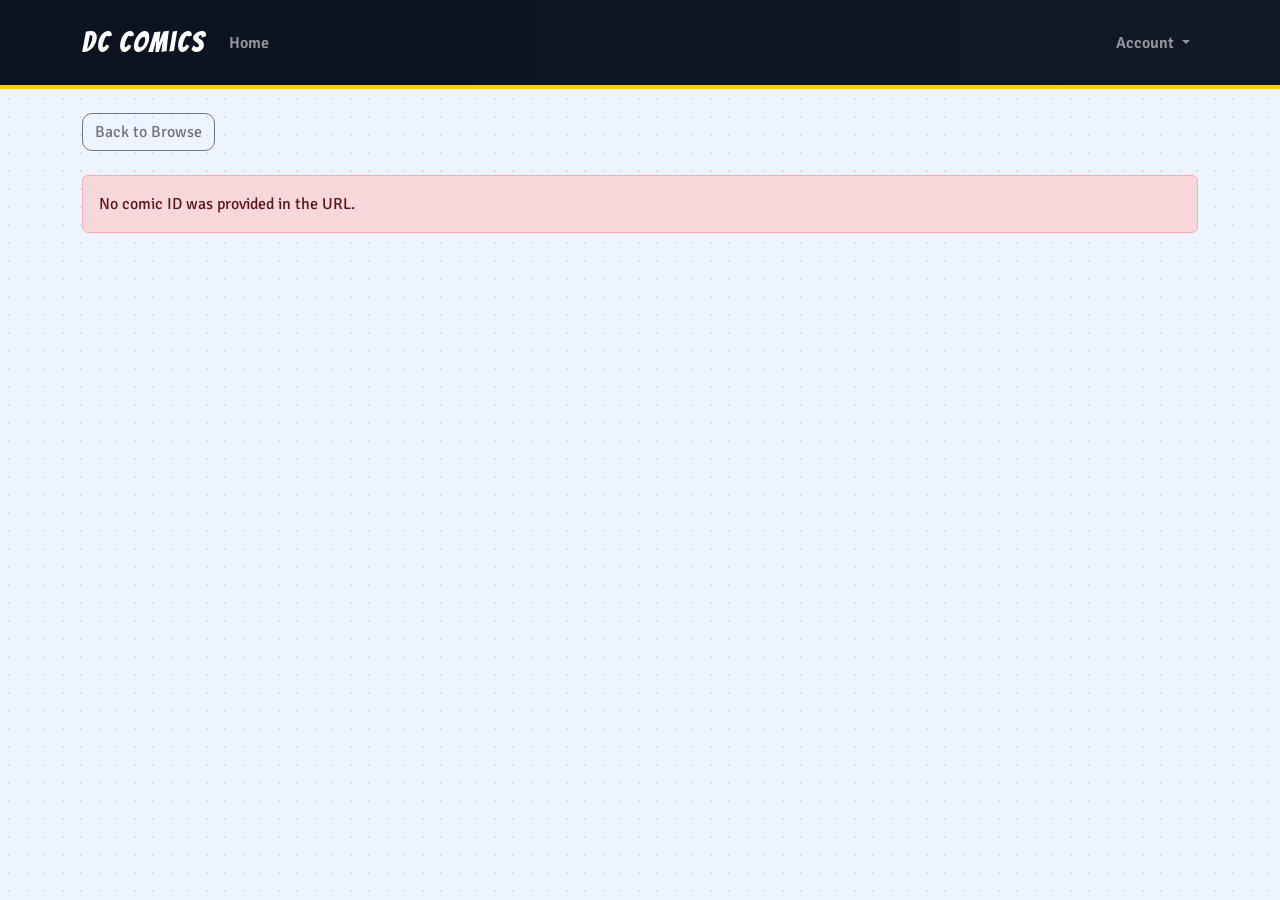
<file: src/Project498.Mvc/wwwroot/comic-detail.html>
<!DOCTYPE html>
<html lang="en">
<head>
    <meta charset="UTF-8" />
    <meta name="viewpoint" content="width=device-width, initial-scale=1" />
    <title>Comic Details</title>

    <link href="https://cdn.jsdelivr.net/npm/bootstrap@5.3.3/dist/css/bootstrap.min.css" rel="stylesheet">

    <link href="https://fonts.googleapis.com/css2?family=Bangers&family=Signika:wght@400;500;600;700&family=Merriweather:wght@400;700&display=swap" rel="stylesheet">

    <link rel="stylesheet" href="css/styles.css">
</head>
<body>
<nav class="navbar navbar-expand-lg navbar-dark bg-dark">
    <div class="container">
        <a class="navbar-brand" href="index.html">DC Comics</a>

        <button class="navbar-toggler" type="button" data-bs-toggle="collapse" data-bs-target="#mainNavbar">
            <span class="navbar-toggler-icon"></span>
        </button>

        <div class="collapse navbar-collapse" id="mainNavbar">
            <ul class="navbar-nav me-auto">
                <li class="nav-item">
                    <a class="nav-link" href="index.html">Home</a>
                </li>
            </ul>

            <ul class="navbar-nav">
                <li class="nav-item dropdown">
                    <a class="nav-link dropdown-toggle" href="#" role="button" data-bs-toggle="dropdown">
                        Account
                    </a>
                    <ul class="dropdown-menu dropdown-menu-end">
                        <li><a class="dropdown-item" href="checkout.html">My Checkouts</a></li>
                        <li><a class="dropdown-item" href="userInfo.html">User Info</a></li>
                        <li><a class="dropdown-item" href="login.html">Login</a></li>
                        <li><a class="dropdown-item" href="#" onclick="logout(); return false;">Logout</a></li>
                    </ul>
                </li>
            </ul>
        </div>
    </div>
</nav>

<div class="container py-4">
    <a href="index.html" class="btn btn-outline-secondary mb-4">Back to Browse</a>

    <div id="loadingState" class="alert alert-info">Loading comic details...</div>
    <div id="errorState" class="alert alert-danger d-none"></div>

    <div id="comicDetail" class="d-none">
        <div class="card shadow-sm">
            <div class="card-body">
                <h1 id="comicTitle" class="card-title mb-3"></h1>

                <div class="row">
                    <div class="col-md-6">
                        <p><strong>Issue:</strong> <span id="comicIssue"></span></p>
                        <p><strong>Publisher:</strong> <span id="comicPublisher"></span></p>
                        <p><strong>Year:</strong> <span id="comicYear"></span></p>
                    </div>
                    <div class="col-md-6">
                        <p><strong>Status:</strong> <span id="comicStatus"></span></p>
                        <p><strong>Checked Out By:</strong> <span id="comicCheckedOutBy"></span></p>
                    </div>
                </div>

                <hr />

                <h4>Characters</h4>
                <p id="comicCharacters"></p>

                <h4>Description</h4>
                <p id="comicDescription" class="text-muted">
                    No description is available yet for this comic.
                </p>

                <div class="mt-4">
                    <button id="checkoutButton" class="btn btn-primary">Checkout This Comic</button>
                    <div id="checkoutMessage" class="mt-3"></div>
                </div>
            </div>
        </div>
    </div>
</div>

<script src="js/marvelApi.js"></script>
<script src="js/comic-detail.js"></script>
<script src="js/auth.js"></script>
<script src="https://cdn.jsdelivr.net/npm/bootstrap@5.3.3/dist/js/bootstrap.bundle.min.js"></script>
</body>
</html>
</file>
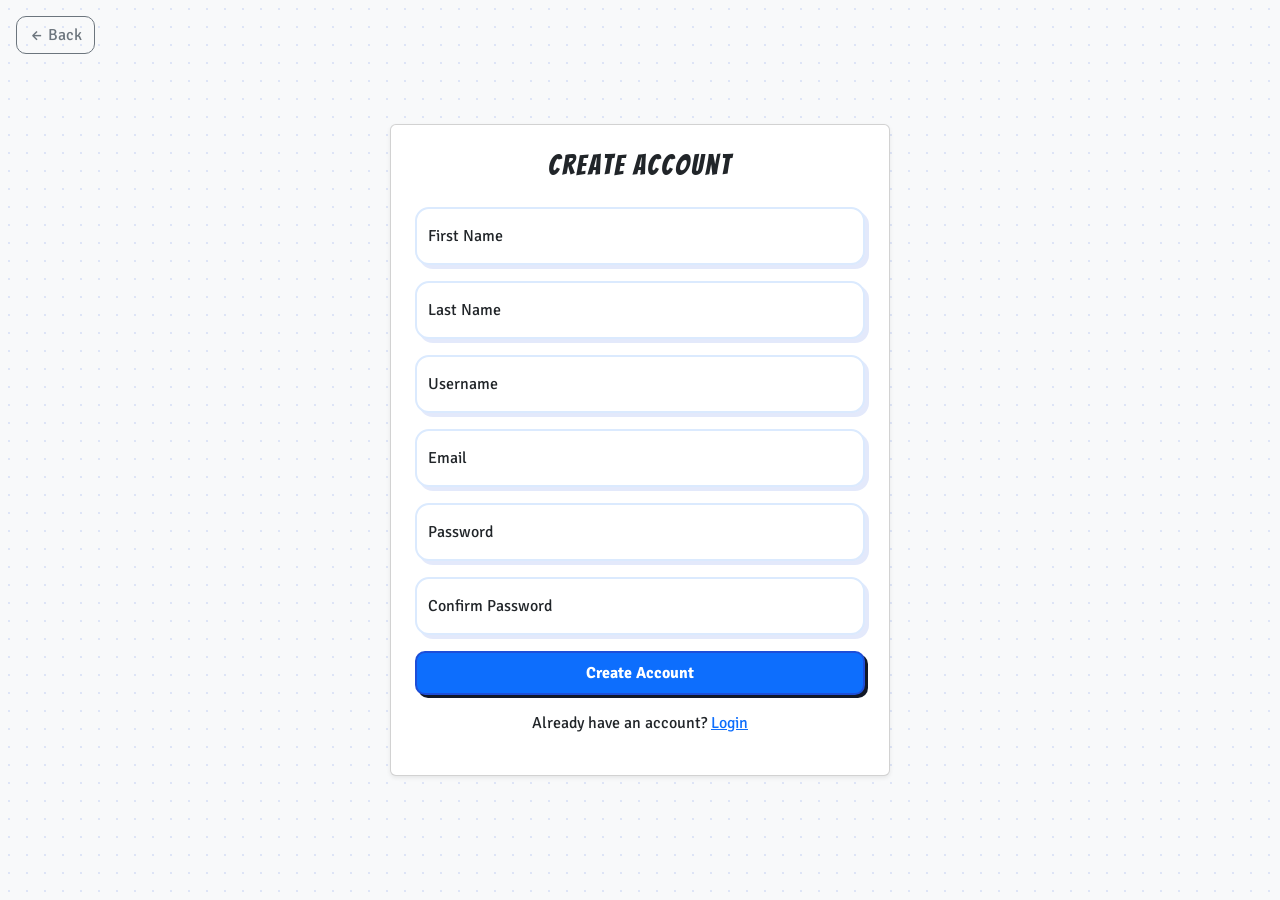
<file: src/Project498.Mvc/wwwroot/createAccount.html>
<!DOCTYPE html>
<html lang="en">
<head>
    <meta charset="UTF-8" />
    <meta name="viewport" content="width=device-width, initial-scale=1" />
    <title>DC Comics</title>

    <!--Bootstrap CSS -->
    <link href="https://cdn.jsdelivr.net/npm/bootstrap@5.3.3/dist/css/bootstrap.min.css" rel="stylesheet">

    <link href="https://fonts.googleapis.com/css2?family=Bangers&family=Signika:wght@400;500;600;700&family=Merriweather:wght@400;700&display=swap" rel="stylesheet">

    <!-- CSS -->
    <link rel="stylesheet" href="css/styles.css">
</head>
<body class="d-flex align-items-center justify-content-center vh-100 bg-body-tertiary">
<button class="btn btn-outline-secondary position-absolute top-0 start-0 m-3"
        onclick="window.history.back()">
    ← Back
</button>
<main class="container">
    <div class="card p-4 shadow-sm" style="max-width: 500px; margin: auto;">
        <form id="createAccountForm">
            <h1 class="h3 mb-4 fw-normal text-center">Create Account</h1>

            <div class="form-floating mb-3">
                <input type="text" class="form-control" id="firstName" placeholder="First Name" required>
                <label for="firstName">First Name</label>
            </div>

            <div class="form-floating mb-3">
                <input type="text" class="form-control" id="lastName" placeholder="Last Name" required>
                <label for="lastName">Last Name</label>
            </div>

            <div class="form-floating mb-3">
                <input type="text" class="form-control" id="username" placeholder="Username" required>
                <label for="username">Username</label>
            </div>

            <div class="form-floating mb-3">
                <input type="email" class="form-control" id="email" placeholder="Email" required>
                <label for="email">Email</label>
            </div>

            <div class="form-floating mb-3">
                <input type="password" class="form-control" id="password" placeholder="Password" required>
                <label for="password">Password</label>
            </div>

            <div class="form-floating mb-3">
                <input type="password" class="form-control" id="confirmPassword" placeholder="Confirm Password" required>
                <label for="confirmPassword">Confirm Password</label>
            </div>
            <div id="passwordError" class="text-danger mt-2"></div>

            <button class="btn btn-primary w-100 py-2" type="submit">
                Create Account
            </button>
        </form>

        <p class="mt-3 text-center">
            Already have an account?
            <a href="login.html">Login</a>
        </p>
    </div>
</main>

<script src="js/createAccount.js"></script>
<script src="https://cdn.jsdelivr.net/npm/bootstrap@5.3.3/dist/js/bootstrap.bundle.min.js"></script>

</body>
</html>
</file>
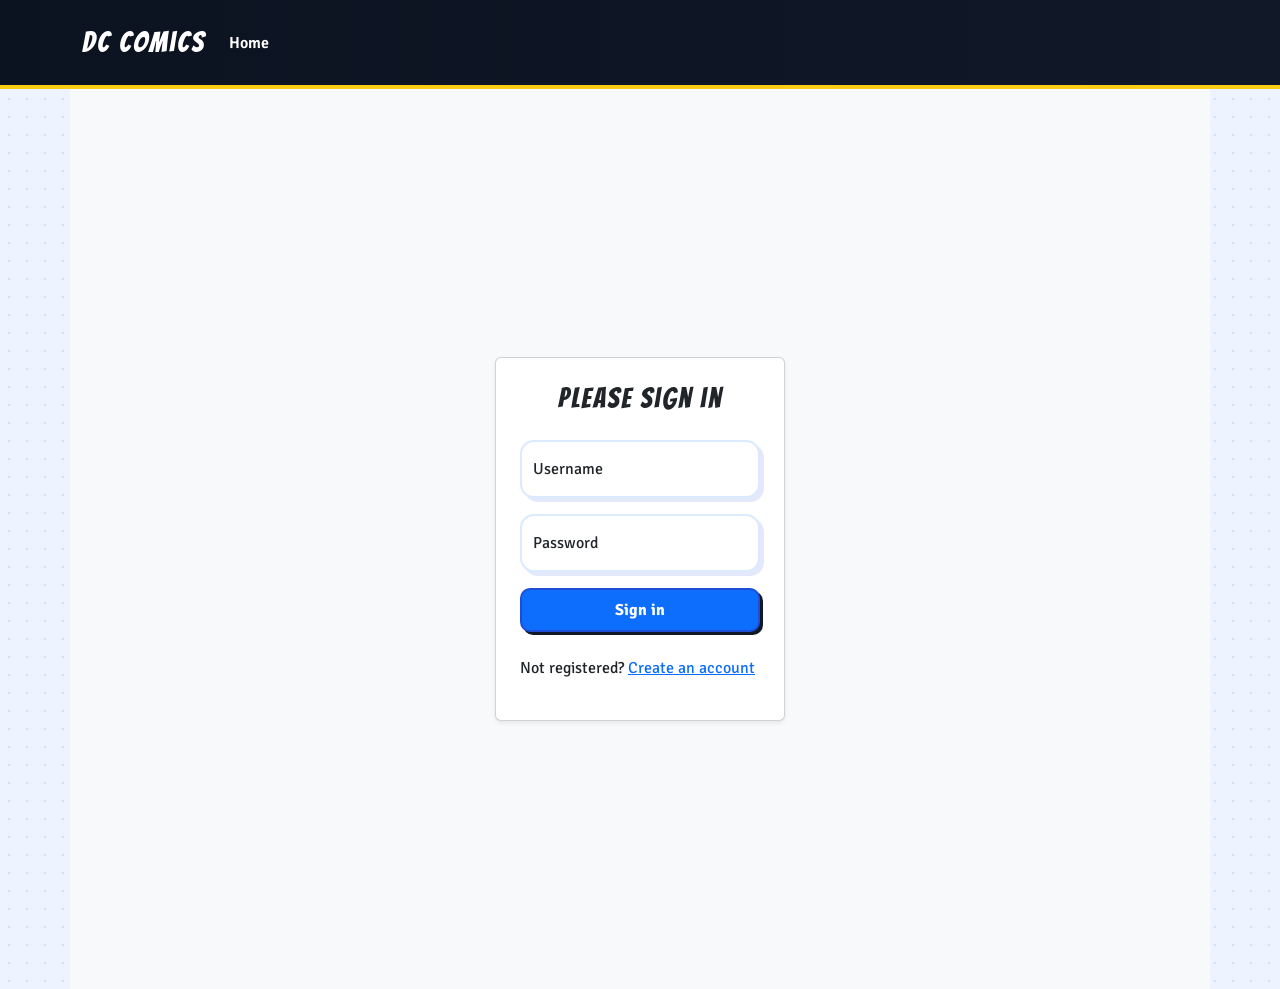
<file: src/Project498.Mvc/wwwroot/login.html>
<!DOCTYPE html>
<html lang="en">
<head>
    <meta charset="UTF-8" />
    <meta name="viewport" content="width=device-width, initial-scale=1" />
    <title>DC Comics</title>

    <!--Bootstrap CSS -->
    <link href="https://cdn.jsdelivr.net/npm/bootstrap@5.3.3/dist/css/bootstrap.min.css" rel="stylesheet">


    <link href="https://fonts.googleapis.com/css2?family=Bangers&family=Signika:wght@400;500;600;700&family=Merriweather:wght@400;700&display=swap" rel="stylesheet">

    <!-- CSS -->
    <link rel="stylesheet" href="css/styles.css">
</head>
<body>

<!-- Bootstrap navbar -->
<nav class="navbar navbar-expand-lg navbar-dark bg-dark">
    <div class="container">
        <a class="navbar-brand" href="index.html">DC Comics</a>

        <button class="navbar-toggler" type="button" data-bs-toggle="collapse" data-bs-target="#mainNavbar">
            <span class="navbar-toggler-icon"></span>
        </button>

        <div class="collapse navbar-collapse" id="mainNavbar">
            <ul class="navbar-nav me-auto">
                <li class="nav-item">
                    <a class="nav-link active" href="index.html">Home</a>
                </li>
            </ul>
        </div>
    </div>
</nav>
<main class="container d-flex align-items-center justify-content-center vh-100 bg-body-tertiary">
    <div class="card p-4 shadow-sm" style="max-width: 400px; margin: auto;">
        <form id="loginForm">
            <h1 class="h3 mb-4 fw-normal text-center">Please sign in</h1>

            <div class="form-floating mb-3">
                <input type="text" class="form-control" id="floatingInput" name="username" placeholder="Username" required/>
                <label for="floatingInput">Username</label>
            </div>

            <div class="form-floating mb-3">
                <input type="password" class="form-control" id="floatingPassword" name="password" placeholder="Password" required/>
                <label for="floatingPassword">Password</label>
            </div>

            <div class="mt-3">
                <button class="btn btn-primary w-100 py-2" type="submit">
                    Sign in
                </button>
                <div id="errorMessage" class="text-danger mt-2 text-center"></div>
            </div>
        </form>
        <p class="mt-3">
            Not registered?
            <a href="createAccount.html">Create an
                account</a>
        </p>
    </div>
</main>
<script src="js/login.js"></script>
<script src="https://cdn.jsdelivr.net/npm/bootstrap@5.3.3/dist/js/bootstrap.bundle.min.js"></script>
</body>

</html>
</file>
<file: src/Project498.Mvc/wwwroot/css/styles.css>
@import url('https://fonts.googleapis.com/css2?family=Bangers&family=Signika:wght@400;500;600;700&family=Merriweather:wght@400;700&display=swap');

:root {
    --dc-navy: #0f172a;
    --dc-blue: #1d4ed8;
    --dc-bright-blue: #2563eb;
    --dc-yellow: #facc15;
    --dc-red: #ef4444;
    --panel-white: #ffffff;
}

body {
    font-family: 'Signika', sans-serif;
    background-color: #eef4ff;

    background-image: radial-gradient(rgba(29, 78, 216, 0.12) 1px, transparent 1px);
    background-size: 18px 18px;
}

body,
input,
button,
select,
textarea,
.form-control,
.nav-link,
.dropdown-item,
.lead,
.text-muted,
.btn {
    font-family: 'Signika', sans-serif !important;
}


/*big comic titles*/
h1,
h2,
.navbar-brand,
.comic-title,
.card-title{
    font-family: 'Bangers', cursive !important;
    letter-spacing: 2px;
}

.navbar {
    padding: 1rem 0;
    background: linear-gradient(90deg, #0b1220, #111827) !important;
    border-bottom: 4px solid var(--dc-yellow);
}

.navbar-brand {
    font-size: 1.8rem;
}

.nav-link, .dropdown-item {
    font-weight: 600;
}

.hero-section {
    background:
            radial-gradient(circle at top right, rgba(250,204,21,0.22), transparent 25%),
            linear-gradient(135deg, #08111f, #1d4ed8 70%, #2563eb);
    color: white;
    padding-bottom: 1rem;
}

.hero-card {
    background: rgba(255, 255, 255, 0.96);
    color: #212529;
    border-radius: 24px;
    border: 3px solid #111827;
    box-shadow: 10px 10px 0 var(--dc-yellow), 0 20px 50px rgba(0, 0, 0, 0.2);
}

.lead {
    font-size: 1.1rem;
    font-weight: 600;
    color: #6b7280 !important;
}

.text-primary {
    color: var(--dc-blue) !important;
}

.form-control {
    border-radius: 14px;
    padding: 0.85rem 1rem;
    border: 2px solid #dbeafe;
    box-shadow: 4px 4px 0 rgba(29, 78, 216, 0.12);
}

input::placeholder {
    color: #6b7280;
}

.comic-card {
    background: white;
    border-radius: 20px;
    overflow: hidden;
    cursor: pointer;
    border: 3px solid #111827;
    box-shadow: 8px 8px 0 rgba(15, 23, 42, 0.16);
    transition: transform 0.2s ease, box-shadow 0.2s ease;
}

.comic-card:hover {
    transform: translateY(-7px) rotate(-0.5deg);
    box-shadow: 10px 10px 0 var(--dc-yellow), 0 18px 35px rgba(0, 0, 0, 0.16);
}

.comic-card-top {
    height: 90px;
    background:
            radial-gradient(circle at 20% 20%, rgba(255,255,255,0.18), transparent 20%),
            linear-gradient(135deg, #0f172a, #2563eb);
    padding: 1rem;
    display: flex;
    justify-content: flex-end;
    align-items: flex-start;
    border-bottom: 3px solid #111827;
}

.comic-card-body {
    padding: 1.5rem;
}

.card-title {
    font-size: 1.5rem;
    font-weight: 600;
    letter-spacing: 1px;
}

.card-text {
    font-size: 0.95rem;
    line-height: 1.4;
}

.card-text,
.description-text {
    font-family: 'Merriweather', serif !important;
}

.comic-meta {
    color: #4b5563;
}

.badge {
    background-color: var(--dc-yellow) !important;
    color: #111827 !important;
    border: 2px solid #111827;
}

.btn {
    border-radius: 10px;
}

.btn-outline-primary,
.btn-primary {
    font-weight: 700;
    border: 2px solid var(--dc-blue);
    box-shadow: 3px 3px 0 #111827;
}

.btn-outline-primary:hover,
.btn-primary:hover {
    transform: translateY(-2px);
    box-shadow: 5px 5px 0 var(--dc-yellow);
}
</file>
